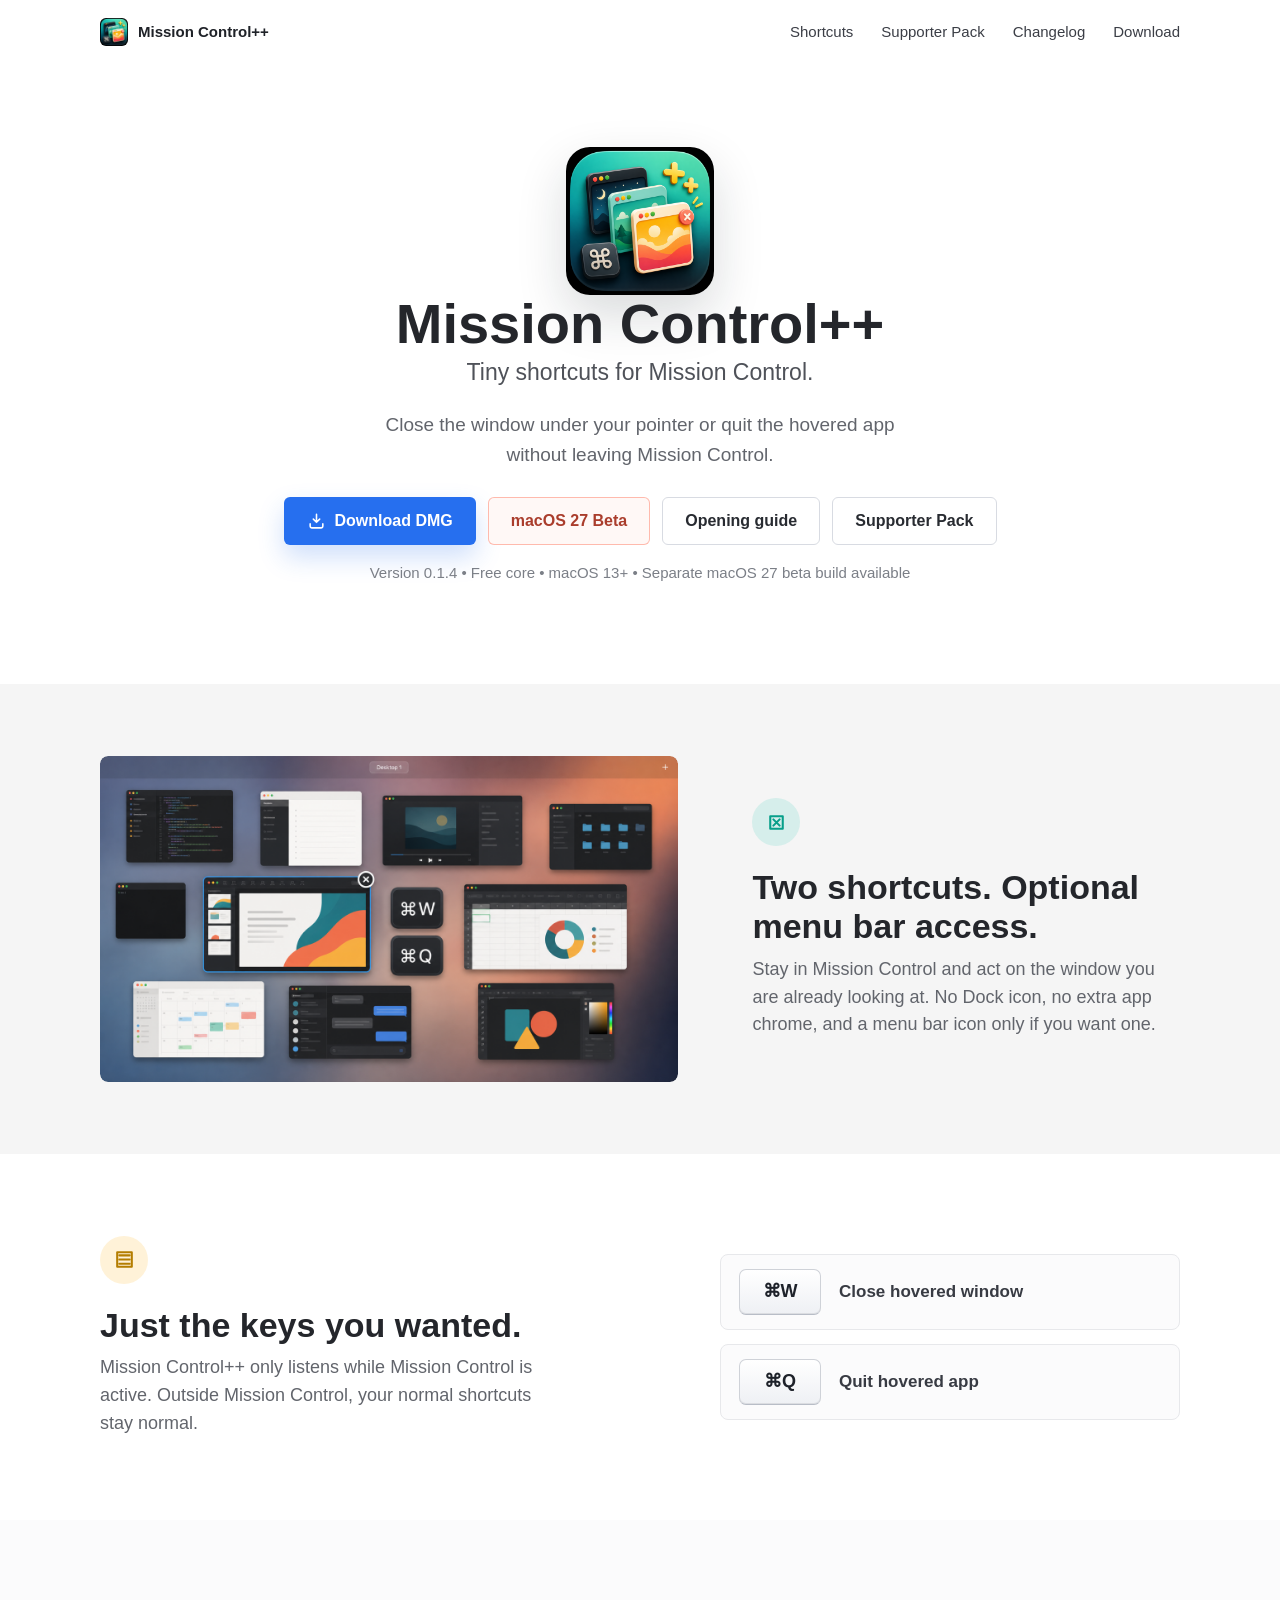
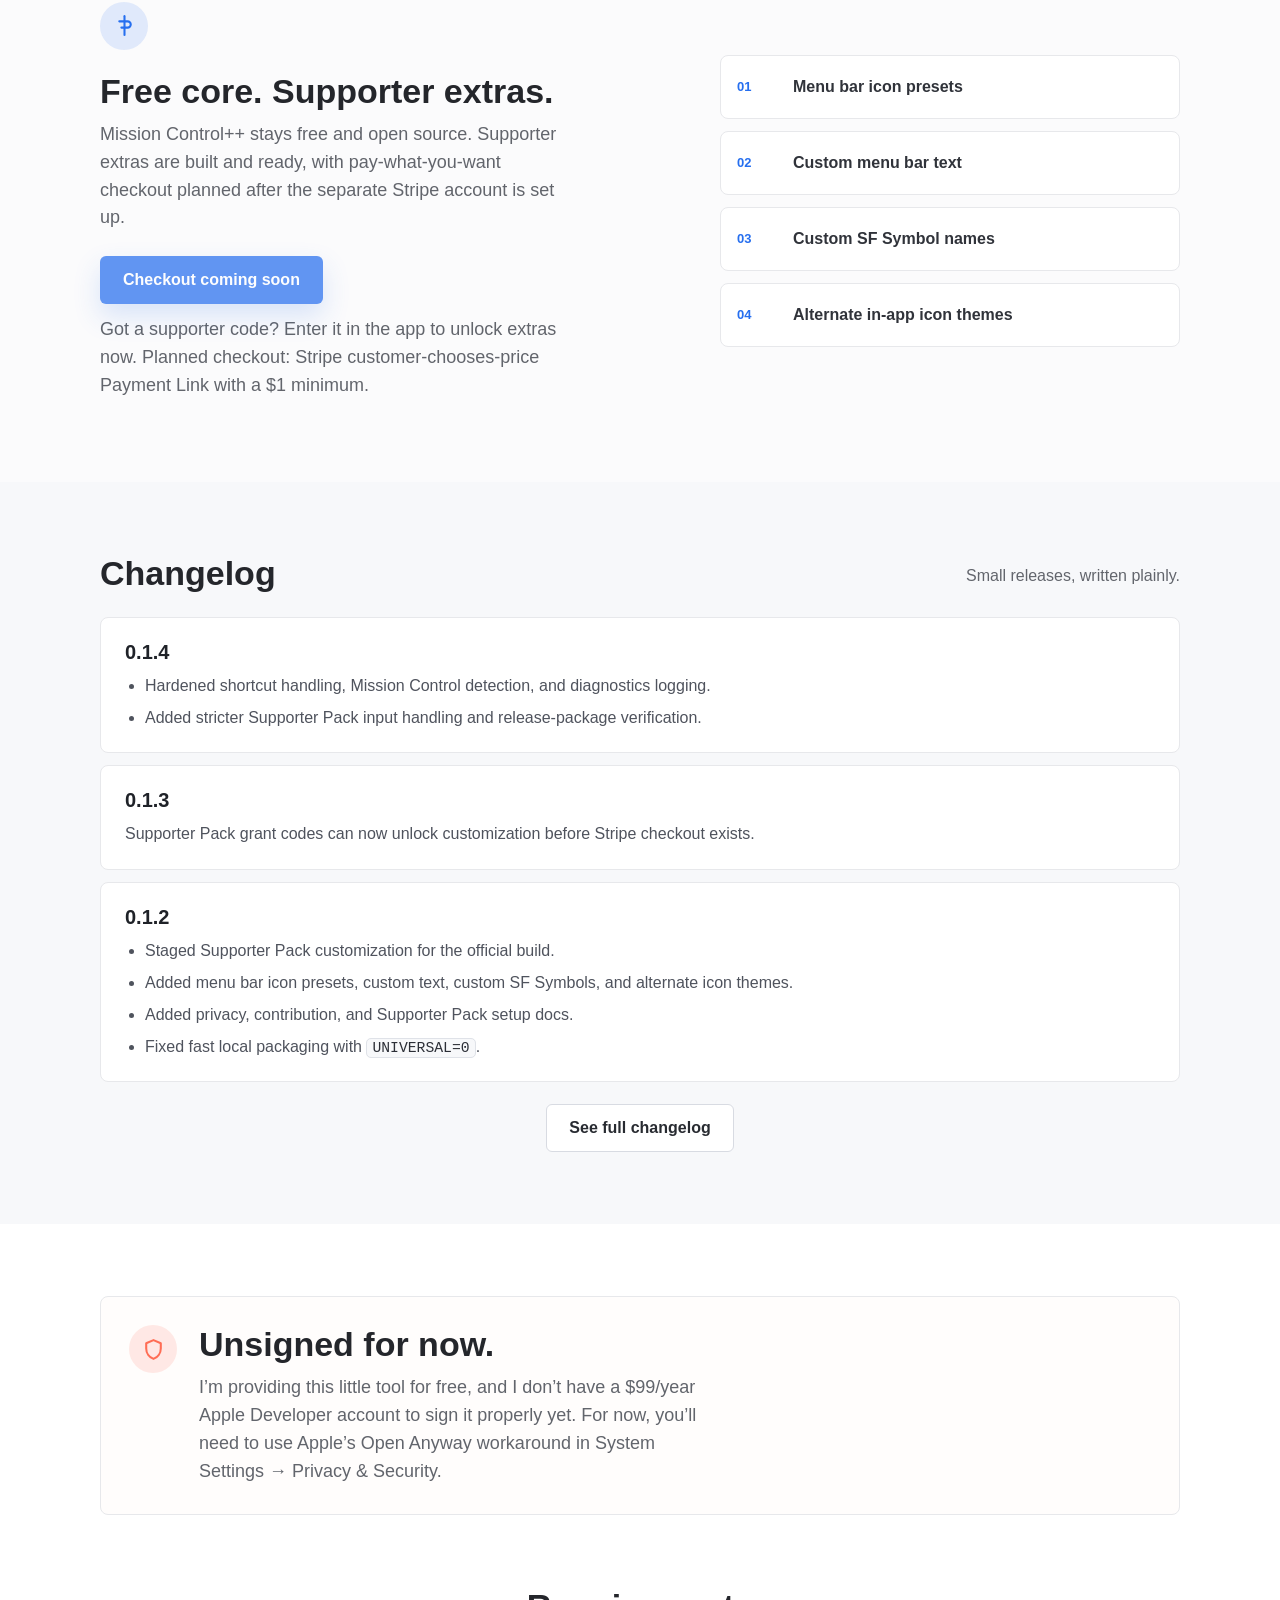
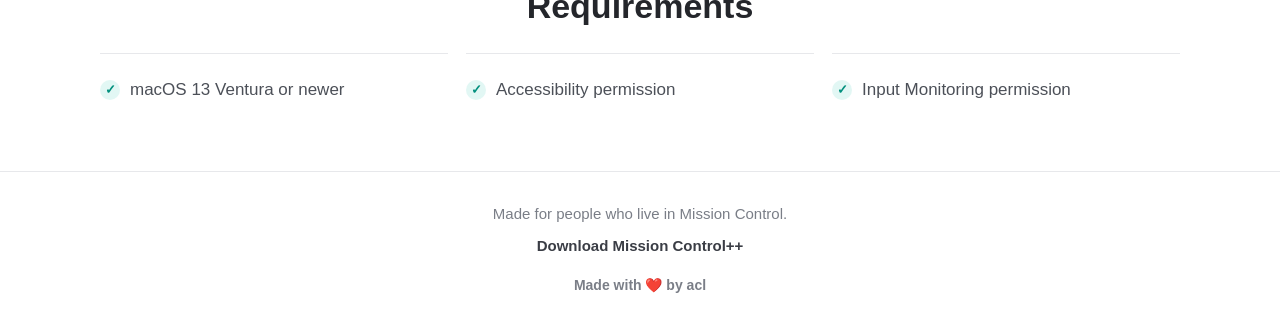
<file: index.html>
<!doctype html>
<html lang="en">
  <head>
    <meta charset="utf-8">
    <meta name="viewport" content="width=device-width, initial-scale=1">
    <title>Mission Control++</title>
    <meta
      name="description"
      content="A tiny free macOS utility that adds Command-W and Command-Q shortcuts while Mission Control is open."
    >
    <meta property="og:title" content="Mission Control++">
    <meta
      property="og:description"
      content="Close hovered windows or quit hovered apps without leaving Mission Control."
    >
    <meta property="og:type" content="website">
    <meta property="og:url" content="https://ayecl.github.io/mission-control-plus-plus-web/">
    <meta
      property="og:image"
      content="https://ayecl.github.io/mission-control-plus-plus-web/assets/app-icon.png"
    >
    <meta name="twitter:card" content="summary">
    <link rel="icon" type="image/png" href="assets/favicon.png">
    <link rel="stylesheet" href="styles.css?v=20260616-1">
  </head>
  <body>
    <header class="topbar">
      <a class="brand" href="#top" aria-label="Mission Control++ home">
        <img src="assets/app-icon.png" alt="" width="28" height="28">
        <span>Mission Control++</span>
      </a>
      <nav aria-label="Primary navigation">
        <a href="#shortcuts">Shortcuts</a>
        <a href="#supporter-pack">Supporter Pack</a>
        <a href="#changelog">Changelog</a>
        <a href="downloads/MissionControlPlusPlus.dmg" download>Download</a>
      </nav>
    </header>

    <main id="top">
      <section class="hero" aria-labelledby="hero-title">
        <img class="hero-icon" src="assets/app-icon.png" alt="Mission Control++ app icon" width="148" height="148">
        <h1 id="hero-title">Mission Control++</h1>
        <p class="tagline">Tiny shortcuts for Mission Control.</p>
        <p class="hero-copy">
          Close the window under your pointer or quit the hovered app without leaving Mission Control.
        </p>
        <div class="actions" aria-label="Download actions">
          <a class="button primary" href="downloads/MissionControlPlusPlus.dmg" download>
            <svg aria-hidden="true" viewBox="0 0 24 24">
              <path d="M12 3v10m0 0 4-4m-4 4-4-4M4 15v3a2 2 0 0 0 2 2h12a2 2 0 0 0 2-2v-3"/>
            </svg>
            Download DMG
          </a>
          <a
            class="button beta-download"
            href="downloads/MissionControlPlusPlus27Beta.dmg"
            download
            aria-label="Download macOS 27 beta build DMG"
          >
            macOS 27 Beta
          </a>
          <a class="button secondary" href="#open">Opening guide</a>
          <a class="button secondary" href="#supporter-pack">Supporter Pack</a>
        </div>
        <p class="fineprint">Version 0.1.4 • Free core • macOS 13+ • Separate macOS 27 beta build available</p>
      </section>

      <section id="shortcuts" class="band feature" aria-labelledby="feature-title">
        <figure class="media-frame">
          <img
            src="assets/mission-control-overview.png"
            alt="Mission Control-style overview with Command-W and Command-Q shortcut overlays"
          >
        </figure>
        <div class="section-copy">
          <div class="round-icon" aria-hidden="true">
            <svg viewBox="0 0 24 24">
              <path d="M6 6h12v12H6z"/>
              <path d="m9 9 6 6m0-6-6 6"/>
            </svg>
          </div>
          <h2 id="feature-title">Two shortcuts. Optional menu bar access.</h2>
          <p>
            Stay in Mission Control and act on the window you are already looking at. No Dock icon,
            no extra app chrome, and a menu bar icon only if you want one.
          </p>
        </div>
      </section>

      <section id="keys" class="split" aria-labelledby="shortcuts-title">
        <div class="section-copy">
          <div class="round-icon warm" aria-hidden="true">
            <svg viewBox="0 0 24 24">
              <path d="M7 8h10M7 12h10M7 16h10"/>
              <path d="M5 5h14v14H5z"/>
            </svg>
          </div>
          <h2 id="shortcuts-title">Just the keys you wanted.</h2>
          <p>
            Mission Control++ only listens while Mission Control is active. Outside Mission Control,
            your normal shortcuts stay normal.
          </p>
        </div>
        <div class="shortcut-list" aria-label="Mission Control++ shortcuts">
          <div class="shortcut-row">
            <kbd>⌘W</kbd>
            <span>Close hovered window</span>
          </div>
          <div class="shortcut-row">
            <kbd>⌘Q</kbd>
            <span>Quit hovered app</span>
          </div>
        </div>
      </section>

      <section id="supporter-pack" class="supporter split" aria-labelledby="supporter-title">
        <div class="section-copy">
          <div class="round-icon supporter-icon" aria-hidden="true">
            <svg viewBox="0 0 24 24">
              <path d="M12 3v18"/>
              <path d="M7 8h8a3 3 0 0 1 0 6H9"/>
            </svg>
          </div>
          <h2 id="supporter-title">Free core. Supporter extras.</h2>
          <p>
            Mission Control++ stays free and open source. Supporter extras are built and ready,
            with pay-what-you-want checkout planned after the separate Stripe account is set up.
          </p>
          <span class="button primary disabled-button" aria-disabled="true">Checkout coming soon</span>
          <p class="supporter-note">
            Got a supporter code? Enter it in the app to unlock extras now. Planned checkout:
            Stripe customer-chooses-price Payment Link with a $1 minimum.
          </p>
        </div>
        <div class="perks-list" aria-label="Supporter Pack extras">
          <div class="perk-row">
            <span>01</span>
            <strong>Menu bar icon presets</strong>
          </div>
          <div class="perk-row">
            <span>02</span>
            <strong>Custom menu bar text</strong>
          </div>
          <div class="perk-row">
            <span>03</span>
            <strong>Custom SF Symbol names</strong>
          </div>
          <div class="perk-row">
            <span>04</span>
            <strong>Alternate in-app icon themes</strong>
          </div>
        </div>
      </section>

      <section id="changelog" class="changelog" aria-labelledby="changelog-title">
        <div class="changelog-inner">
          <div class="changelog-heading">
            <h2 id="changelog-title">Changelog</h2>
            <p>Small releases, written plainly.</p>
          </div>
          <div class="release-list" aria-label="Latest Mission Control++ releases">
            <article class="release-row">
              <div>
                <h3>0.1.4</h3>
                <ul>
                  <li>Hardened shortcut handling, Mission Control detection, and diagnostics logging.</li>
                  <li>Added stricter Supporter Pack input handling and release-package verification.</li>
                </ul>
              </div>
            </article>
            <article class="release-row">
              <div>
                <h3>0.1.3</h3>
                <p>Supporter Pack grant codes can now unlock customization before Stripe checkout exists.</p>
              </div>
            </article>
            <article class="release-row">
              <div>
                <h3>0.1.2</h3>
                <ul>
                  <li>Staged Supporter Pack customization for the official build.</li>
                  <li>Added menu bar icon presets, custom text, custom SF Symbols, and alternate icon themes.</li>
                  <li>Added privacy, contribution, and Supporter Pack setup docs.</li>
                  <li>Fixed fast local packaging with <code>UNIVERSAL=0</code>.</li>
                </ul>
              </div>
            </article>
          </div>
          <div class="changelog-actions">
            <a class="button secondary" href="changelog.html">See full changelog</a>
          </div>
        </div>
      </section>

      <section id="open" class="notice" aria-labelledby="open-title">
        <div class="notice-icon" aria-hidden="true">
          <svg viewBox="0 0 24 24">
            <path d="M12 3 5 6v5c0 4.4 2.9 8.5 7 10 4.1-1.5 7-5.6 7-10V6z"/>
          </svg>
        </div>
        <div>
          <h2 id="open-title">Unsigned for now.</h2>
          <p>
            I’m providing this little tool for free, and I don’t have a $99/year Apple Developer
            account to sign it properly yet. For now, you’ll need to use Apple’s Open Anyway
            workaround in System Settings → Privacy &amp; Security.
          </p>
        </div>
      </section>

      <section class="requirements" aria-labelledby="requirements-title">
        <h2 id="requirements-title">Requirements</h2>
        <ul>
          <li>
            <span class="check" aria-hidden="true">✓</span>
            macOS 13 Ventura or newer
          </li>
          <li>
            <span class="check" aria-hidden="true">✓</span>
            Accessibility permission
          </li>
          <li>
            <span class="check" aria-hidden="true">✓</span>
            Input Monitoring permission
          </li>
        </ul>
      </section>
    </main>

    <footer>
      <p>Made for people who live in Mission Control.</p>
      <a href="downloads/MissionControlPlusPlus.dmg" download>Download Mission Control++</a>
      <p class="credit"><a href="https://ayecl.github.io/">Made with ❤️ by acl</a></p>
    </footer>
  </body>
</html>
</file>
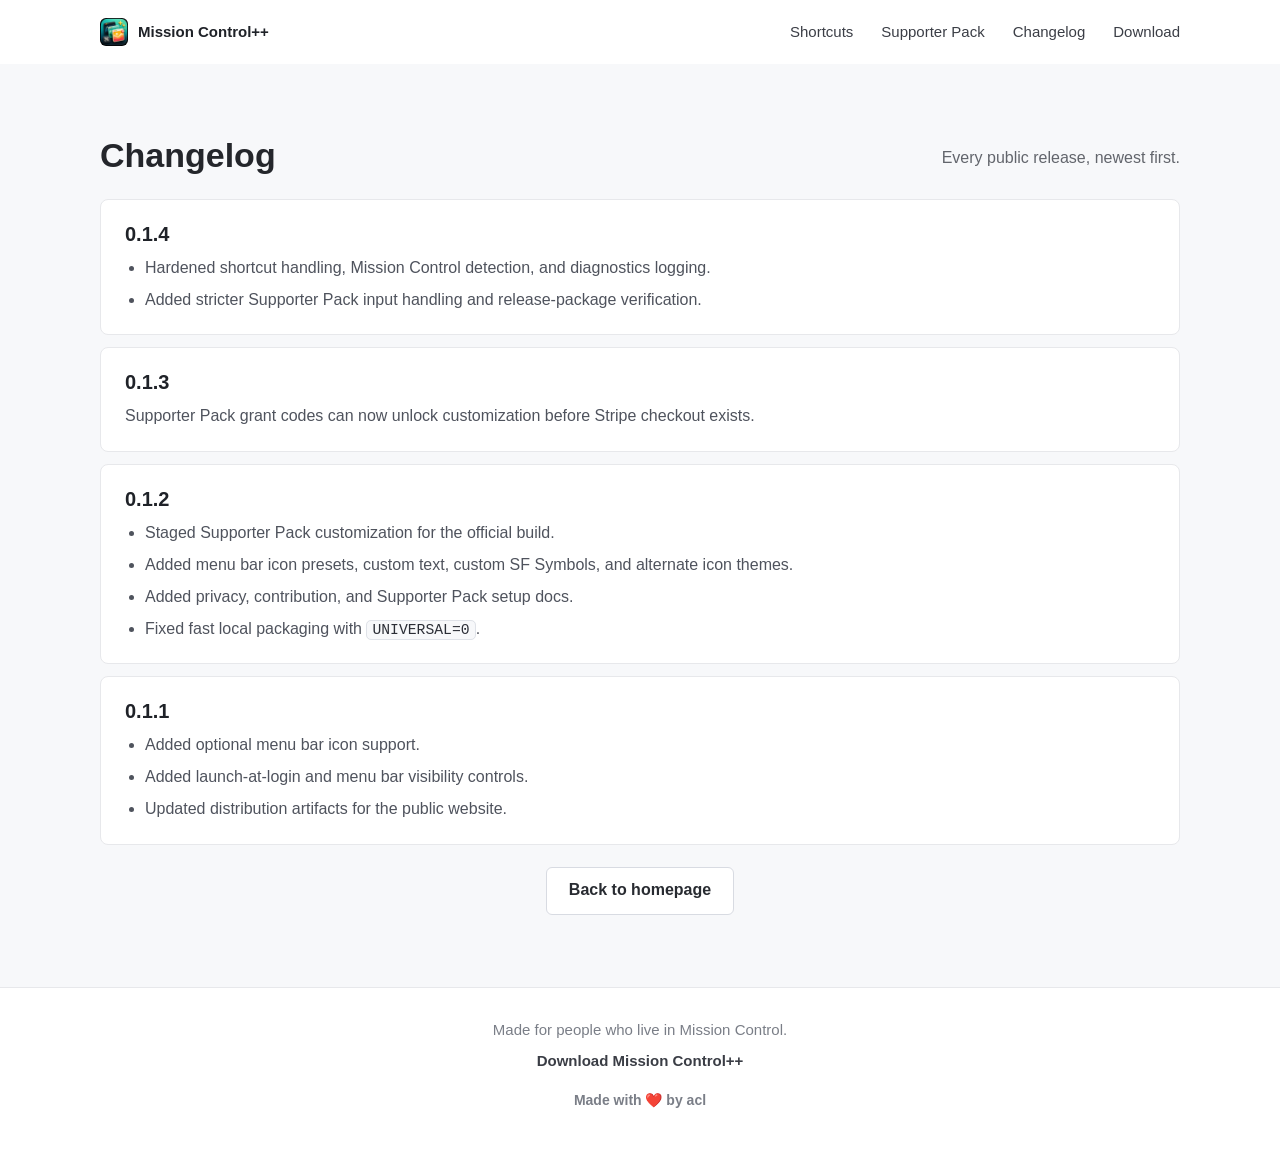
<file: changelog.html>
<!doctype html>
<html lang="en">
  <head>
    <meta charset="utf-8">
    <meta name="viewport" content="width=device-width, initial-scale=1">
    <title>Changelog | Mission Control++</title>
    <meta
      name="description"
      content="The full Mission Control++ changelog, with small releases written plainly."
    >
    <meta property="og:title" content="Mission Control++ Changelog">
    <meta
      property="og:description"
      content="The full release history for Mission Control++."
    >
    <meta property="og:type" content="website">
    <meta property="og:url" content="https://ayecl.github.io/mission-control-plus-plus-web/changelog.html">
    <meta
      property="og:image"
      content="https://ayecl.github.io/mission-control-plus-plus-web/assets/app-icon.png"
    >
    <meta name="twitter:card" content="summary">
    <link rel="icon" type="image/png" href="assets/favicon.png">
    <link rel="stylesheet" href="styles.css?v=20260604-7">
  </head>
  <body>
    <header class="topbar">
      <a class="brand" href="index.html#top" aria-label="Mission Control++ home">
        <img src="assets/app-icon.png" alt="" width="28" height="28">
        <span>Mission Control++</span>
      </a>
      <nav aria-label="Primary navigation">
        <a href="index.html#shortcuts">Shortcuts</a>
        <a href="index.html#supporter-pack">Supporter Pack</a>
        <a href="changelog.html" aria-current="page">Changelog</a>
        <a href="downloads/MissionControlPlusPlus.dmg" download>Download</a>
      </nav>
    </header>

    <main class="page-main">
      <section class="changelog changelog-page" aria-labelledby="changelog-title">
        <div class="changelog-inner">
          <div class="changelog-heading">
            <h1 id="changelog-title">Changelog</h1>
            <p>Every public release, newest first.</p>
          </div>
          <div class="release-list" aria-label="Full Mission Control++ release history">
            <article class="release-row">
              <div>
                <h2>0.1.4</h2>
                <ul>
                  <li>Hardened shortcut handling, Mission Control detection, and diagnostics logging.</li>
                  <li>Added stricter Supporter Pack input handling and release-package verification.</li>
                </ul>
              </div>
            </article>
            <article class="release-row">
              <div>
                <h2>0.1.3</h2>
                <p>Supporter Pack grant codes can now unlock customization before Stripe checkout exists.</p>
              </div>
            </article>
            <article class="release-row">
              <div>
                <h2>0.1.2</h2>
                <ul>
                  <li>Staged Supporter Pack customization for the official build.</li>
                  <li>Added menu bar icon presets, custom text, custom SF Symbols, and alternate icon themes.</li>
                  <li>Added privacy, contribution, and Supporter Pack setup docs.</li>
                  <li>Fixed fast local packaging with <code>UNIVERSAL=0</code>.</li>
                </ul>
              </div>
            </article>
            <article class="release-row">
              <div>
                <h2>0.1.1</h2>
                <ul>
                  <li>Added optional menu bar icon support.</li>
                  <li>Added launch-at-login and menu bar visibility controls.</li>
                  <li>Updated distribution artifacts for the public website.</li>
                </ul>
              </div>
            </article>
          </div>
          <div class="changelog-actions">
            <a class="button secondary" href="index.html#changelog">Back to homepage</a>
          </div>
        </div>
      </section>
    </main>

    <footer>
      <p>Made for people who live in Mission Control.</p>
      <a href="downloads/MissionControlPlusPlus.dmg" download>Download Mission Control++</a>
      <p class="credit"><a href="https://ayecl.github.io/">Made with ❤️ by acl</a></p>
    </footer>
  </body>
</html>
</file>
<file: styles.css>
:root {
  color-scheme: light;
  --bg: #ffffff;
  --band: #f5f5f5;
  --text: #24262b;
  --muted: #62656c;
  --soft: #e7e8eb;
  --primary: #266fef;
  --primary-dark: #1558d5;
  --teal: #34c8b2;
  --coral: #ff6d55;
  --gold: #ffc44f;
  --shadow: 0 24px 70px rgba(25, 31, 43, 0.12);
  --radius: 8px;
}

* {
  box-sizing: border-box;
}

html {
  scroll-behavior: smooth;
}

html,
body {
  overflow-x: hidden;
}

body {
  margin: 0;
  background: var(--bg);
  color: var(--text);
  font-family: -apple-system, BlinkMacSystemFont, "SF Pro Text", "Segoe UI", sans-serif;
  font-size: 17px;
  line-height: 1.55;
}

a {
  color: inherit;
}

.topbar {
  display: flex;
  align-items: center;
  justify-content: space-between;
  width: min(100% - 48px, 1080px);
  margin: 0 auto;
  padding: 18px 0;
}

.brand {
  display: inline-flex;
  align-items: center;
  gap: 10px;
  color: #1f2228;
  font-size: 15px;
  font-weight: 700;
  text-decoration: none;
}

.brand img {
  border-radius: 6px;
}

nav {
  display: flex;
  gap: 28px;
  color: #3b3e46;
  font-size: 15px;
}

nav a {
  text-decoration: none;
}

nav a:hover {
  color: var(--primary);
}

.hero {
  min-height: 620px;
  display: flex;
  flex-direction: column;
  align-items: center;
  justify-content: center;
  width: min(100% - 48px, 720px);
  margin: 0 auto;
  padding: 76px 0 92px;
  text-align: center;
}

.hero-icon {
  display: block;
  width: 148px;
  height: 148px;
  border-radius: 24px;
  box-shadow: 0 20px 50px rgba(21, 28, 39, 0.16);
}

h1,
h2,
p {
  margin-top: 0;
}

h1 {
  margin-bottom: 4px;
  font-size: 56px;
  line-height: 1.04;
  letter-spacing: 0;
}

.tagline {
  margin-bottom: 24px;
  color: #4f5259;
  font-size: 23px;
  line-height: 1.25;
}

.hero-copy {
  max-width: 520px;
  margin-bottom: 28px;
  color: var(--muted);
  font-size: 19px;
}

.actions {
  display: flex;
  flex-wrap: wrap;
  justify-content: center;
  gap: 12px;
  margin-bottom: 16px;
}

.button {
  display: inline-flex;
  min-height: 48px;
  align-items: center;
  justify-content: center;
  gap: 9px;
  border: 1px solid transparent;
  border-radius: 6px;
  padding: 0 22px;
  font-size: 16px;
  font-weight: 700;
  text-decoration: none;
  transition: transform 160ms ease, box-shadow 160ms ease, border-color 160ms ease;
}

.button svg {
  width: 19px;
  height: 19px;
  fill: none;
  stroke: currentColor;
  stroke-linecap: round;
  stroke-linejoin: round;
  stroke-width: 2;
}

.button:hover {
  transform: translateY(-1px);
}

.primary {
  background: var(--primary);
  color: white;
  box-shadow: 0 12px 26px rgba(38, 111, 239, 0.22);
}

.primary:hover {
  background: var(--primary-dark);
}

.secondary {
  border-color: #d8dbe2;
  background: white;
  color: #282b31;
}

.secondary:hover {
  border-color: #b9bec9;
  box-shadow: 0 10px 24px rgba(23, 28, 38, 0.08);
}

.beta-download {
  border-color: rgba(255, 109, 85, 0.45);
  background: #fff8f6;
  color: #aa3d2c;
}

.beta-download:hover {
  border-color: var(--coral);
  box-shadow: 0 10px 24px rgba(255, 109, 85, 0.13);
}

.fineprint {
  margin-bottom: 0;
  color: #7b7f87;
  font-size: 15px;
}

.band {
  background: var(--band);
}

.feature,
.split {
  display: grid;
  grid-template-columns: minmax(0, 1.15fr) minmax(320px, 0.85fr);
  gap: clamp(36px, 7vw, 74px);
  align-items: center;
  padding: 72px max(24px, calc((100vw - 1080px) / 2));
}

.split {
  background: white;
  grid-template-columns: minmax(320px, 0.85fr) minmax(0, 1fr);
  padding-top: 82px;
  padding-bottom: 82px;
}

.supporter {
  background: #fbfbfc;
}

.media-frame {
  margin: 0;
  min-width: 0;
  overflow: hidden;
  border-radius: var(--radius);
}

.media-frame img {
  display: block;
  width: 100%;
  max-width: 100%;
  height: auto;
  border-radius: var(--radius);
  box-shadow: var(--shadow);
}

.section-copy h2,
.notice h2,
.requirements h2 {
  margin-bottom: 10px;
  font-size: 34px;
  line-height: 1.14;
  letter-spacing: 0;
}

.section-copy p,
.notice p {
  max-width: 520px;
  margin-bottom: 0;
  color: var(--muted);
  font-size: 18px;
}

.round-icon,
.notice-icon {
  display: grid;
  width: 48px;
  height: 48px;
  place-items: center;
  margin-bottom: 22px;
  border-radius: 50%;
  background: rgba(52, 200, 178, 0.16);
  color: #079f8a;
}

.round-icon.warm {
  background: rgba(255, 196, 79, 0.22);
  color: #b47d00;
}

.supporter-icon {
  background: rgba(38, 111, 239, 0.13);
  color: var(--primary);
}

.round-icon svg,
.notice-icon svg {
  width: 25px;
  height: 25px;
  fill: none;
  stroke: currentColor;
  stroke-linecap: round;
  stroke-linejoin: round;
  stroke-width: 2;
}

.shortcut-list {
  display: grid;
  gap: 14px;
  width: min(100%, 460px);
  justify-self: end;
}

.shortcut-row {
  display: flex;
  align-items: center;
  gap: 18px;
  min-height: 74px;
  border: 1px solid var(--soft);
  border-radius: var(--radius);
  padding: 14px 18px;
  background: #fbfbfc;
}

kbd {
  min-width: 82px;
  border: 1px solid #cfd2d8;
  border-bottom-color: #b8bdc7;
  border-radius: 7px;
  padding: 8px 12px;
  background: linear-gradient(#ffffff, #eef0f4);
  box-shadow: inset 0 -1px 0 rgba(0, 0, 0, 0.08);
  color: #1e222a;
  font-family: -apple-system, BlinkMacSystemFont, "SF Pro Text", "Segoe UI", sans-serif;
  font-size: 18px;
  font-weight: 800;
  text-align: center;
}

.shortcut-row span {
  color: #383b43;
  font-weight: 650;
}

.disabled-button {
  margin-top: 24px;
  opacity: 0.72;
  pointer-events: none;
}

.supporter-note {
  margin-top: 12px;
  color: #7b7f87;
  font-size: 14px;
}

.perks-list {
  display: grid;
  gap: 12px;
  width: min(100%, 460px);
  justify-self: end;
}

.perk-row {
  display: grid;
  grid-template-columns: 42px 1fr;
  align-items: center;
  gap: 14px;
  min-height: 64px;
  border: 1px solid var(--soft);
  border-radius: var(--radius);
  padding: 14px 16px;
  background: white;
}

.perk-row span {
  color: var(--primary);
  font-size: 13px;
  font-weight: 850;
}

.perk-row strong {
  color: #30333a;
  font-size: 16px;
}

.notice {
  display: grid;
  grid-template-columns: auto 1fr;
  gap: 22px;
  width: min(100% - 48px, 1080px);
  margin: 72px auto;
  border: 1px solid var(--soft);
  border-radius: var(--radius);
  padding: 28px;
  background: #fffdfc;
}

.notice-icon {
  margin: 0;
  background: rgba(255, 109, 85, 0.14);
  color: var(--coral);
}

.requirements {
  width: min(100% - 48px, 1080px);
  margin: 0 auto;
  padding: 0 0 64px;
  text-align: center;
}

.requirements ul {
  display: grid;
  grid-template-columns: repeat(3, 1fr);
  gap: 18px;
  margin: 28px 0 0;
  padding: 0;
  list-style: none;
  color: #4c5058;
  text-align: left;
}

.requirements li {
  display: flex;
  align-items: center;
  gap: 10px;
  min-height: 54px;
  border-top: 1px solid var(--soft);
  padding-top: 18px;
}

.check {
  display: inline-grid;
  width: 20px;
  height: 20px;
  flex: 0 0 auto;
  place-items: center;
  border-radius: 50%;
  background: rgba(52, 200, 178, 0.14);
  color: #008f7d;
  font-size: 13px;
  font-weight: 900;
}

.changelog {
  background: #f7f8fa;
  padding: 72px 24px;
}

.page-main .changelog {
  min-height: calc(100vh - 182px);
}

.changelog-inner {
  width: min(100%, 1080px);
  margin: 0 auto;
}

.changelog-heading {
  display: flex;
  align-items: flex-end;
  justify-content: space-between;
  gap: 24px;
  margin-bottom: 24px;
}

.changelog-heading h1,
.changelog-heading h2 {
  margin-bottom: 0;
  font-size: 34px;
  line-height: 1.14;
  letter-spacing: 0;
}

.changelog-heading p {
  margin-bottom: 4px;
  color: var(--muted);
  font-size: 16px;
}

.release-list {
  display: grid;
  gap: 12px;
}

.release-row {
  border: 1px solid var(--soft);
  border-radius: var(--radius);
  padding: 22px 24px;
  background: white;
}

.release-row h2,
.release-row h3 {
  margin: 0 0 10px;
  color: #1f2228;
  font-size: 20px;
  line-height: 1.2;
}

.release-row p,
.release-row ul {
  margin: 0;
  color: #4f535d;
  font-size: 16px;
}

.release-row ul {
  display: grid;
  gap: 7px;
  padding-left: 20px;
}

.release-row code {
  border: 1px solid #dfe2e8;
  border-radius: 5px;
  padding: 1px 5px;
  background: #f7f8fa;
  color: #2b2e36;
  font-family: "SF Mono", Menlo, Consolas, monospace;
  font-size: 0.92em;
}

.changelog-actions {
  display: flex;
  justify-content: center;
  margin-top: 22px;
}

.changelog-actions .button {
  width: auto;
}

footer {
  border-top: 1px solid var(--soft);
  padding: 30px 24px 38px;
  color: #7a7e87;
  font-size: 15px;
  text-align: center;
}

footer p {
  margin: 0 0 8px;
}

footer a {
  color: #3a3d45;
  font-weight: 700;
  text-decoration: none;
}

footer a:hover {
  color: var(--primary);
}

.credit {
  margin: 18px 0 0;
  font-size: 14px;
}

.credit a {
  color: #7a7e87;
  font-weight: 600;
}

@media (max-width: 820px) {
  .topbar {
    width: min(100% - 32px, 1080px);
  }

  nav {
    gap: 16px;
    font-size: 14px;
  }

  nav a:nth-child(2) {
    display: none;
  }

  .hero {
    min-height: auto;
    width: min(100% - 32px, 720px);
    padding: 58px 0 68px;
  }

  .hero-icon {
    width: 124px;
    height: 124px;
  }

  h1 {
    font-size: 42px;
  }

  .tagline {
    font-size: 20px;
  }

  .actions {
    width: 100%;
    flex-direction: column;
  }

  .button {
    width: 100%;
  }

  .feature,
  .split {
    grid-template-columns: 1fr;
    max-width: 100vw;
    overflow: hidden;
    padding: 52px 20px;
  }

  .feature > *,
  .split > * {
    min-width: 0;
  }

  .split {
    padding-top: 60px;
  }

  .shortcut-list {
    justify-self: stretch;
  }

  .perks-list {
    justify-self: stretch;
    width: 100%;
  }

  .section-copy h2,
  .notice h2,
  .requirements h2 {
    font-size: 30px;
  }

  .notice {
    grid-template-columns: 1fr;
    width: min(100% - 32px, 1080px);
    margin-bottom: 58px;
  }

  .requirements {
    width: min(100% - 32px, 1080px);
  }

  .requirements ul {
    grid-template-columns: 1fr;
    gap: 0;
  }

  .changelog {
    padding: 54px 20px;
  }

  .changelog-heading {
    display: block;
  }

  .changelog-heading h1,
  .changelog-heading h2 {
    font-size: 30px;
  }

  .release-row {
    padding: 20px;
  }
}

@media (max-width: 520px) {
  .topbar {
    width: calc(100% - 32px);
  }

  .brand span {
    display: none;
  }

  .brand img {
    width: 24px;
    height: 24px;
  }

  nav {
    display: none;
  }

  body {
    font-size: 16px;
  }

  h1 {
    font-size: 32px;
    line-height: 1.08;
    overflow-wrap: anywhere;
  }

  .hero,
  .tagline,
  .hero-copy,
  .fineprint,
  .section-copy,
  .section-copy h2,
  .section-copy p,
  .notice,
  .notice h2,
  .notice p,
  .requirements,
  .changelog-inner {
    max-width: 320px;
  }

  .hero {
    width: min(100% - 48px, 320px);
  }

  .actions {
    align-items: center;
  }

  .button {
    width: 100%;
  }

  .changelog-actions .button {
    width: 100%;
  }

  .media-frame {
    width: min(100%, 320px);
  }

  .hero-copy,
  .section-copy p,
  .notice p {
    font-size: 17px;
  }

  .shortcut-row {
    align-items: flex-start;
    flex-direction: column;
    gap: 10px;
  }
}
</file>
